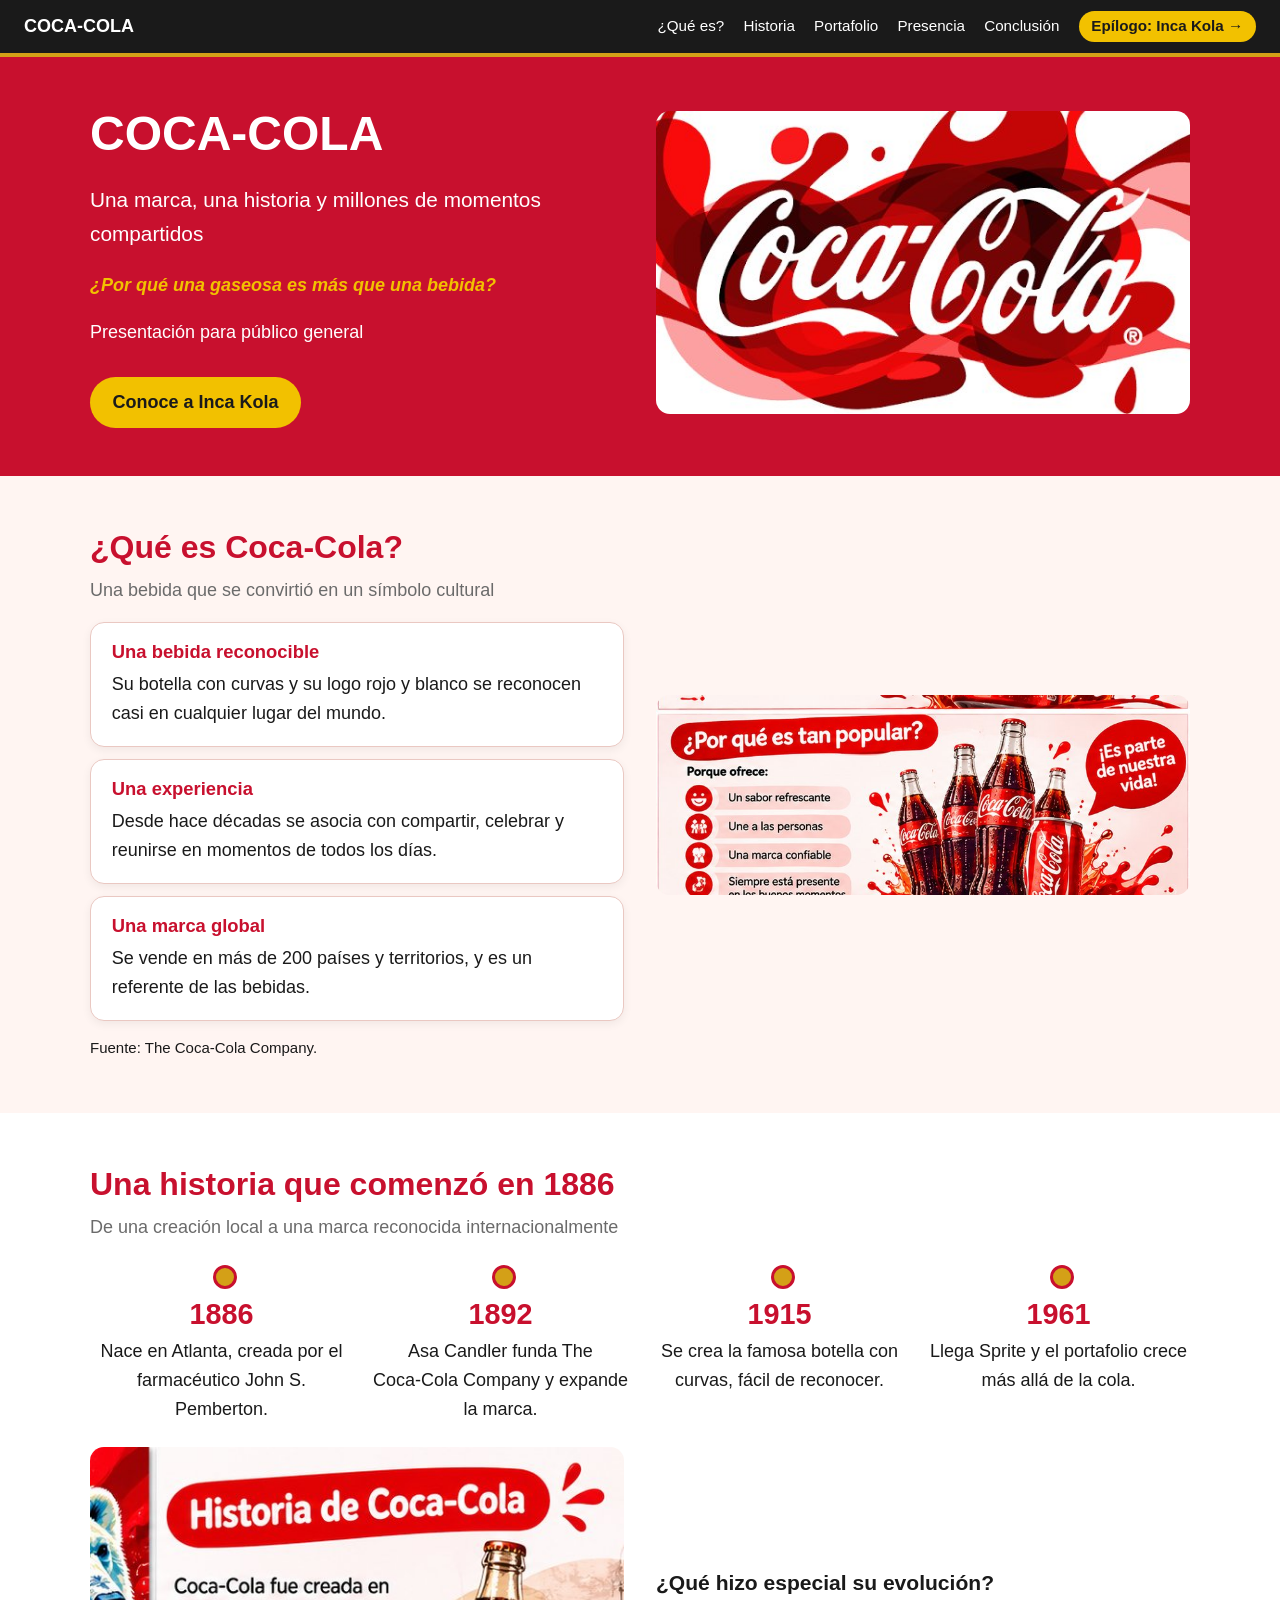
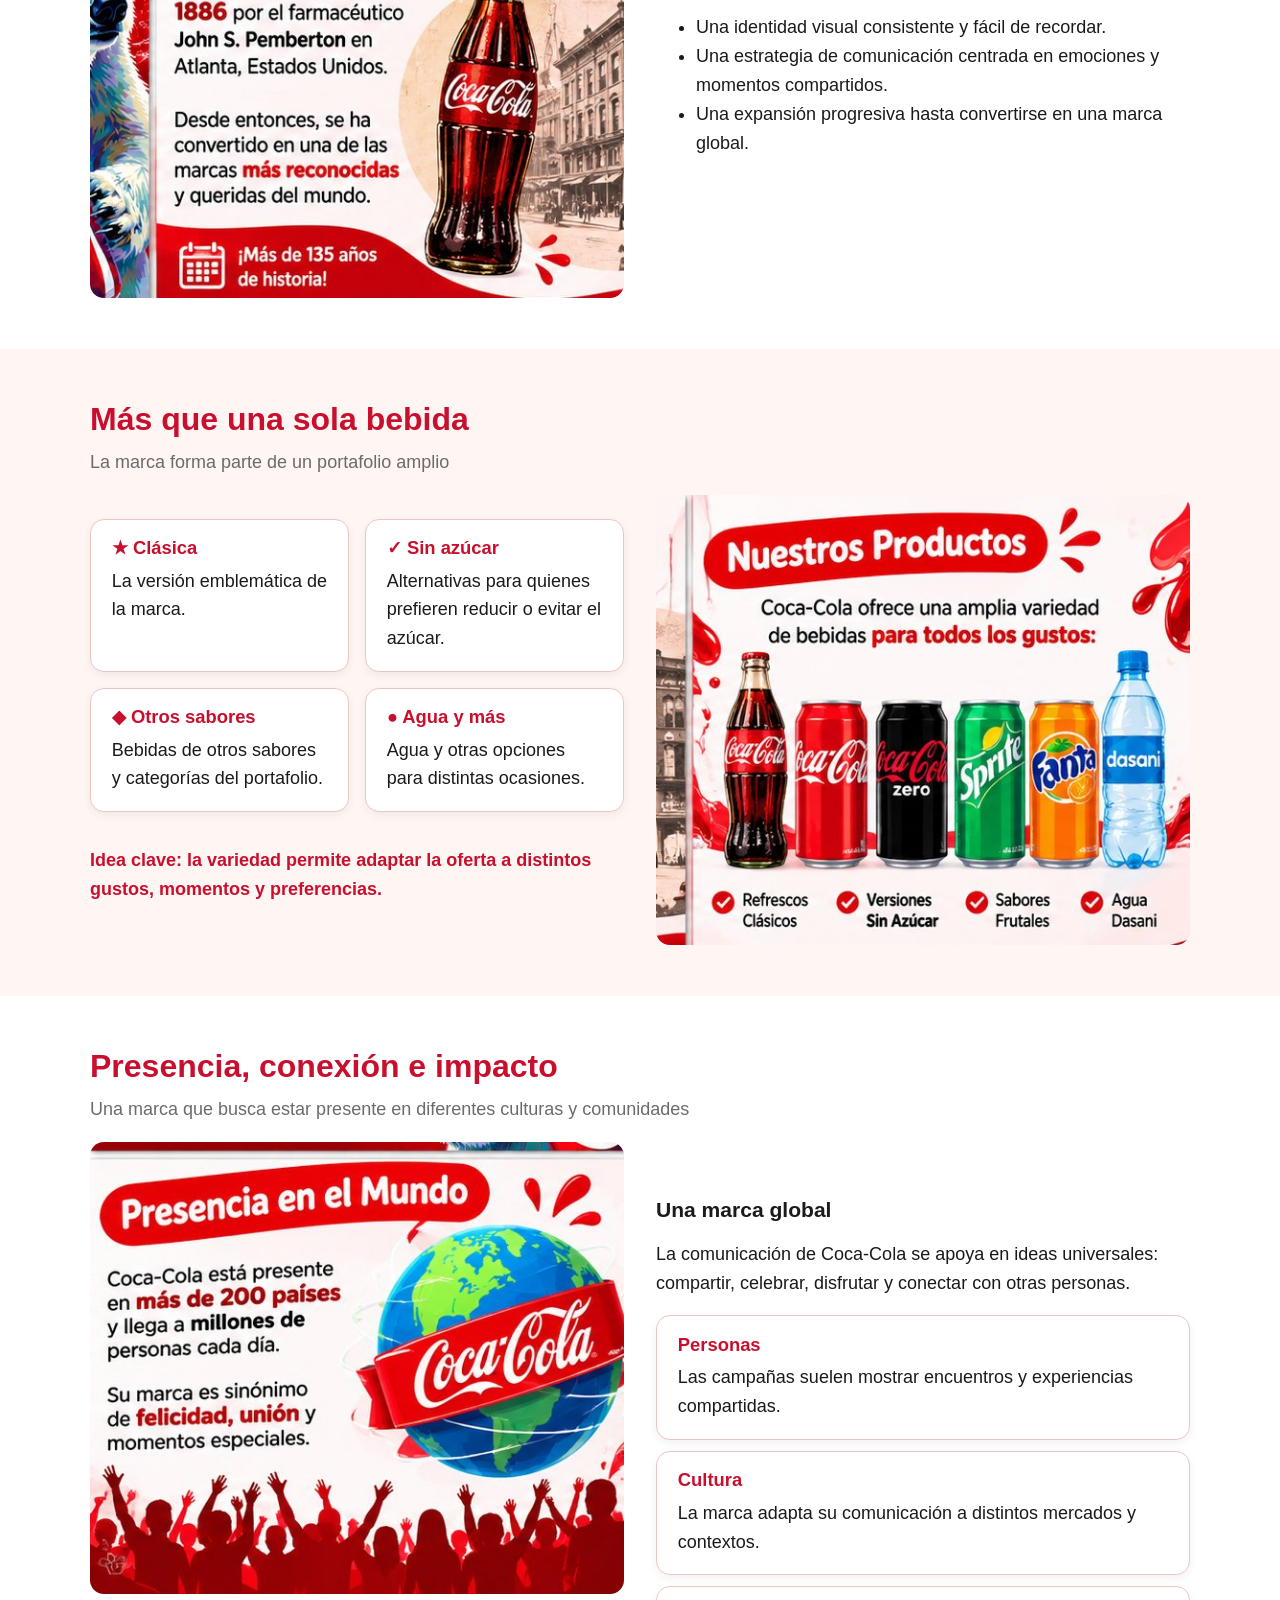
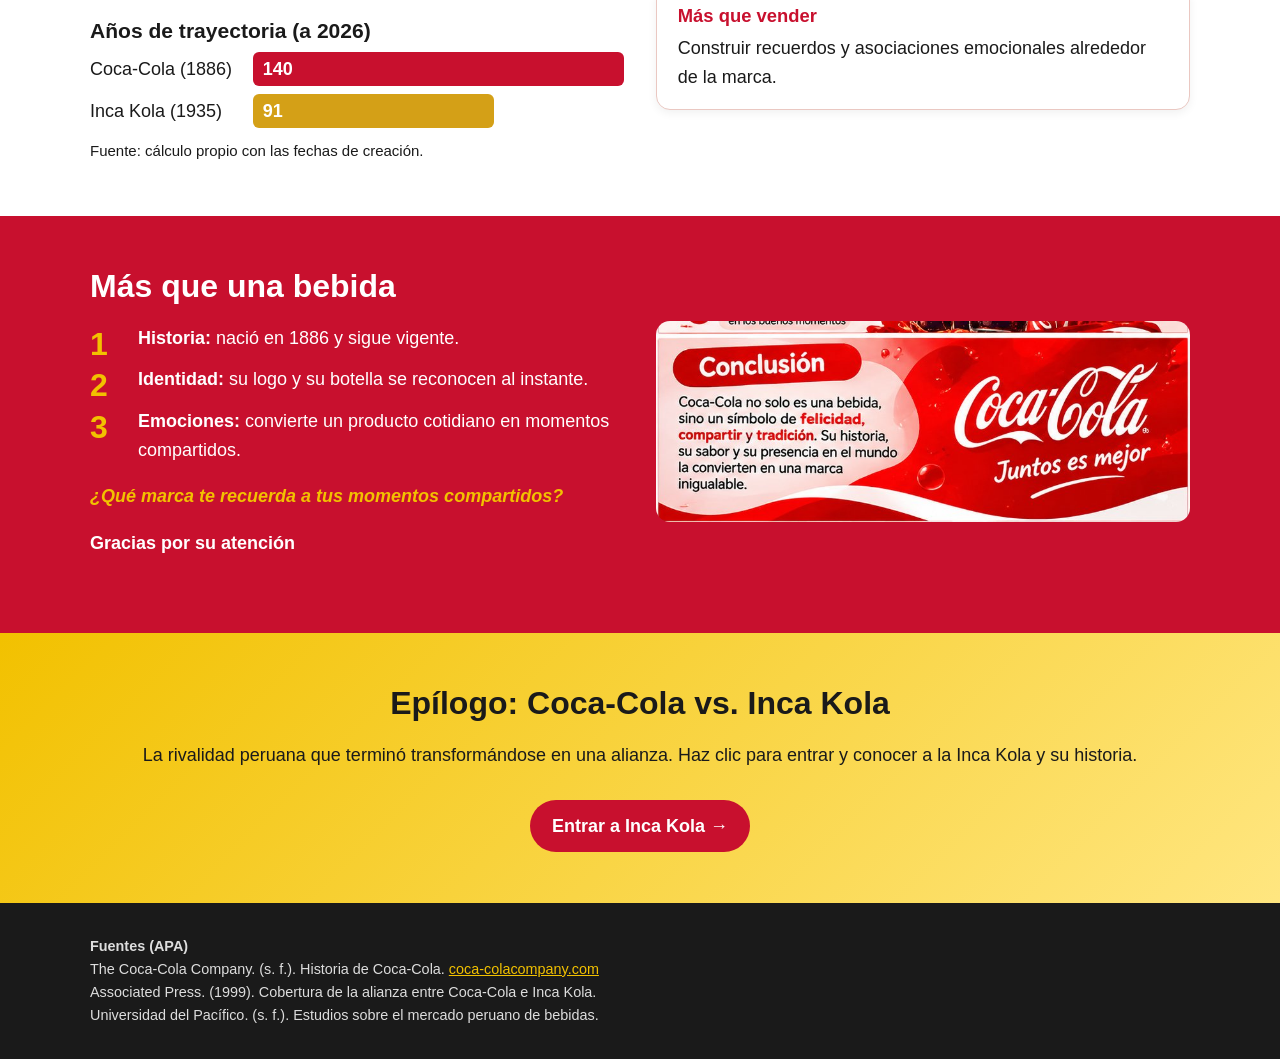
<file: index.html>
<!DOCTYPE html>
<html lang="es"><head><meta charset="utf-8"><meta name="viewport" content="width=device-width,initial-scale=1">
<title>Coca‑Cola: una marca, una historia y millones de momentos</title>
<link rel="stylesheet" href="css/style.css"></head><body>
<nav><b>COCA‑COLA</b><a href="#que-es">¿Qué es?</a><a href="#historia">Historia</a><a href="#portafolio">Portafolio</a><a href="#presencia">Presencia</a><a href="#conclusion">Conclusión</a><a class="inca" href="inca-kola.html">Epílogo: Inca Kola →</a></nav>
<header class="hero"><div class="wrap"><div>
<h1>COCA‑COLA</h1><p style="font-size:1.3rem">Una marca, una historia y millones de momentos compartidos</p>
<p class="q">¿Por qué una gaseosa es más que una bebida?</p>
<p>Presentación para público general</p><a class="btn" href="inca-kola.html">Conoce a Inca Kola</a></div>
<div><img src="assets/logo.jpg" alt="Logo de Coca‑Cola"></div></div></header>

<section id="que-es"><div class="wrap two"><div>
<h2>¿Qué es Coca‑Cola?</h2><p class="sub">Una bebida que se convirtió en un símbolo cultural</p>
<div class="card" style="margin:.8rem 0"><h3>Una bebida reconocible</h3><p>Su botella con curvas y su logo rojo y blanco se reconocen casi en cualquier lugar del mundo.</p></div>
<div class="card" style="margin:.8rem 0"><h3>Una experiencia</h3><p>Desde hace décadas se asocia con compartir, celebrar y reunirse en momentos de todos los días.</p></div>
<div class="card" style="margin:.8rem 0"><h3>Una marca global</h3><p>Se vende en más de 200 países y territorios, y es un referente de las bebidas.</p></div>
<small>Fuente: The Coca‑Cola Company.</small></div>
<img src="assets/popular.jpg" alt="Botellas de Coca‑Cola y la pregunta por qué es tan popular"></div></section>

<section id="historia" style="background:#fff"><div class="wrap">
<h2>Una historia que comenzó en 1886</h2><p class="sub">De una creación local a una marca reconocida internacionalmente</p>
<div class="tl"><div><b>1886</b>Nace en Atlanta, creada por el farmacéutico John S. Pemberton.</div><div><b>1892</b>Asa Candler funda The Coca‑Cola Company y expande la marca.</div><div><b>1915</b>Se crea la famosa botella con curvas, fácil de reconocer.</div><div><b>1961</b>Llega Sprite y el portafolio crece más allá de la cola.</div></div>
<div class="two"><img src="assets/historia.jpg" alt="Infografía con la historia de Coca‑Cola"><div><h3>¿Qué hizo especial su evolución?</h3><ul><li>Una identidad visual consistente y fácil de recordar.</li><li>Una estrategia de comunicación centrada en emociones y momentos compartidos.</li><li>Una expansión progresiva hasta convertirse en una marca global.</li></ul></div></div></div></section>

<section id="portafolio"><div class="wrap">
<h2>Más que una sola bebida</h2><p class="sub">La marca forma parte de un portafolio amplio</p>
<div class="two"><div class="grid" style="grid-template-columns:1fr 1fr">
<div class="card"><h3>★ Clásica</h3><p>La versión emblemática de la marca.</p></div>
<div class="card"><h3>✓ Sin azúcar</h3><p>Alternativas para quienes prefieren reducir o evitar el azúcar.</p></div>
<div class="card"><h3>◆ Otros sabores</h3><p>Bebidas de otros sabores y categorías del portafolio.</p></div>
<div class="card"><h3>● Agua y más</h3><p>Agua y otras opciones para distintas ocasiones.</p></div>
<p style="grid-column:1/-1;color:var(--red);font-weight:700">Idea clave: la variedad permite adaptar la oferta a distintos gustos, momentos y preferencias.</p></div>
<img src="assets/productos.jpg" alt="Productos de Coca‑Cola: clásica, sin azúcar, sabores y agua"></div></div></section>

<section id="presencia" style="background:#fff"><div class="wrap">
<h2>Presencia, conexión e impacto</h2><p class="sub">Una marca que busca estar presente en diferentes culturas y comunidades</p>
<div class="two"><div><img src="assets/mundo.jpg" alt="Coca‑Cola presente en más de 200 países">
<h3 style="margin-top:1rem">Años de trayectoria (a 2026)</h3>
<div class="bars"><div class="row"><span>Coca‑Cola (1886)</span><div class="bar" style="width:100%">140</div></div><div class="row"><span>Inca Kola (1935)</span><div class="bar g" style="width:65%">91</div></div></div>
<small>Fuente: cálculo propio con las fechas de creación.</small></div>
<div><h3>Una marca global</h3><p>La comunicación de Coca‑Cola se apoya en ideas universales: compartir, celebrar, disfrutar y conectar con otras personas.</p>
<div class="card" style="margin:.7rem 0"><h3>Personas</h3><p>Las campañas suelen mostrar encuentros y experiencias compartidas.</p></div>
<div class="card" style="margin:.7rem 0"><h3>Cultura</h3><p>La marca adapta su comunicación a distintos mercados y contextos.</p></div>
<div class="card"><h3>Más que vender</h3><p>Construir recuerdos y asociaciones emocionales alrededor de la marca.</p></div></div></div></div></section>

<section id="conclusion" class="dark"><div class="wrap two"><div>
<h2>Más que una bebida</h2><ol class="ideas"><li><b>Historia:</b> nació en 1886 y sigue vigente.</li><li><b>Identidad:</b> su logo y su botella se reconocen al instante.</li><li><b>Emociones:</b> convierte un producto cotidiano en momentos compartidos.</li></ol>
<p style="color:var(--yel);font-weight:700;font-style:italic">¿Qué marca te recuerda a tus momentos compartidos?</p><p><b>Gracias por su atención</b></p></div>
<img src="assets/conclusion.jpg" alt="Conclusión sobre Coca‑Cola"></div></section>

<section class="entry"><div class="wrap"><h2>Epílogo: Coca‑Cola vs. Inca Kola</h2>
<p>La rivalidad peruana que terminó transformándose en una alianza. Haz clic para entrar y conocer a la Inca Kola y su historia.</p>
<a class="btn" style="background:var(--red);color:#fff" href="inca-kola.html">Entrar a Inca Kola →</a></div></section>
<footer><div class="wrap"><b>Fuentes (APA)</b><br>The Coca‑Cola Company. (s. f.). Historia de Coca‑Cola. <a href="https://www.coca-colacompany.com">coca-colacompany.com</a><br>Associated Press. (1999). Cobertura de la alianza entre Coca‑Cola e Inca Kola.<br>Universidad del Pacífico. (s. f.). Estudios sobre el mercado peruano de bebidas.</div></footer>
</body></html>
</file>
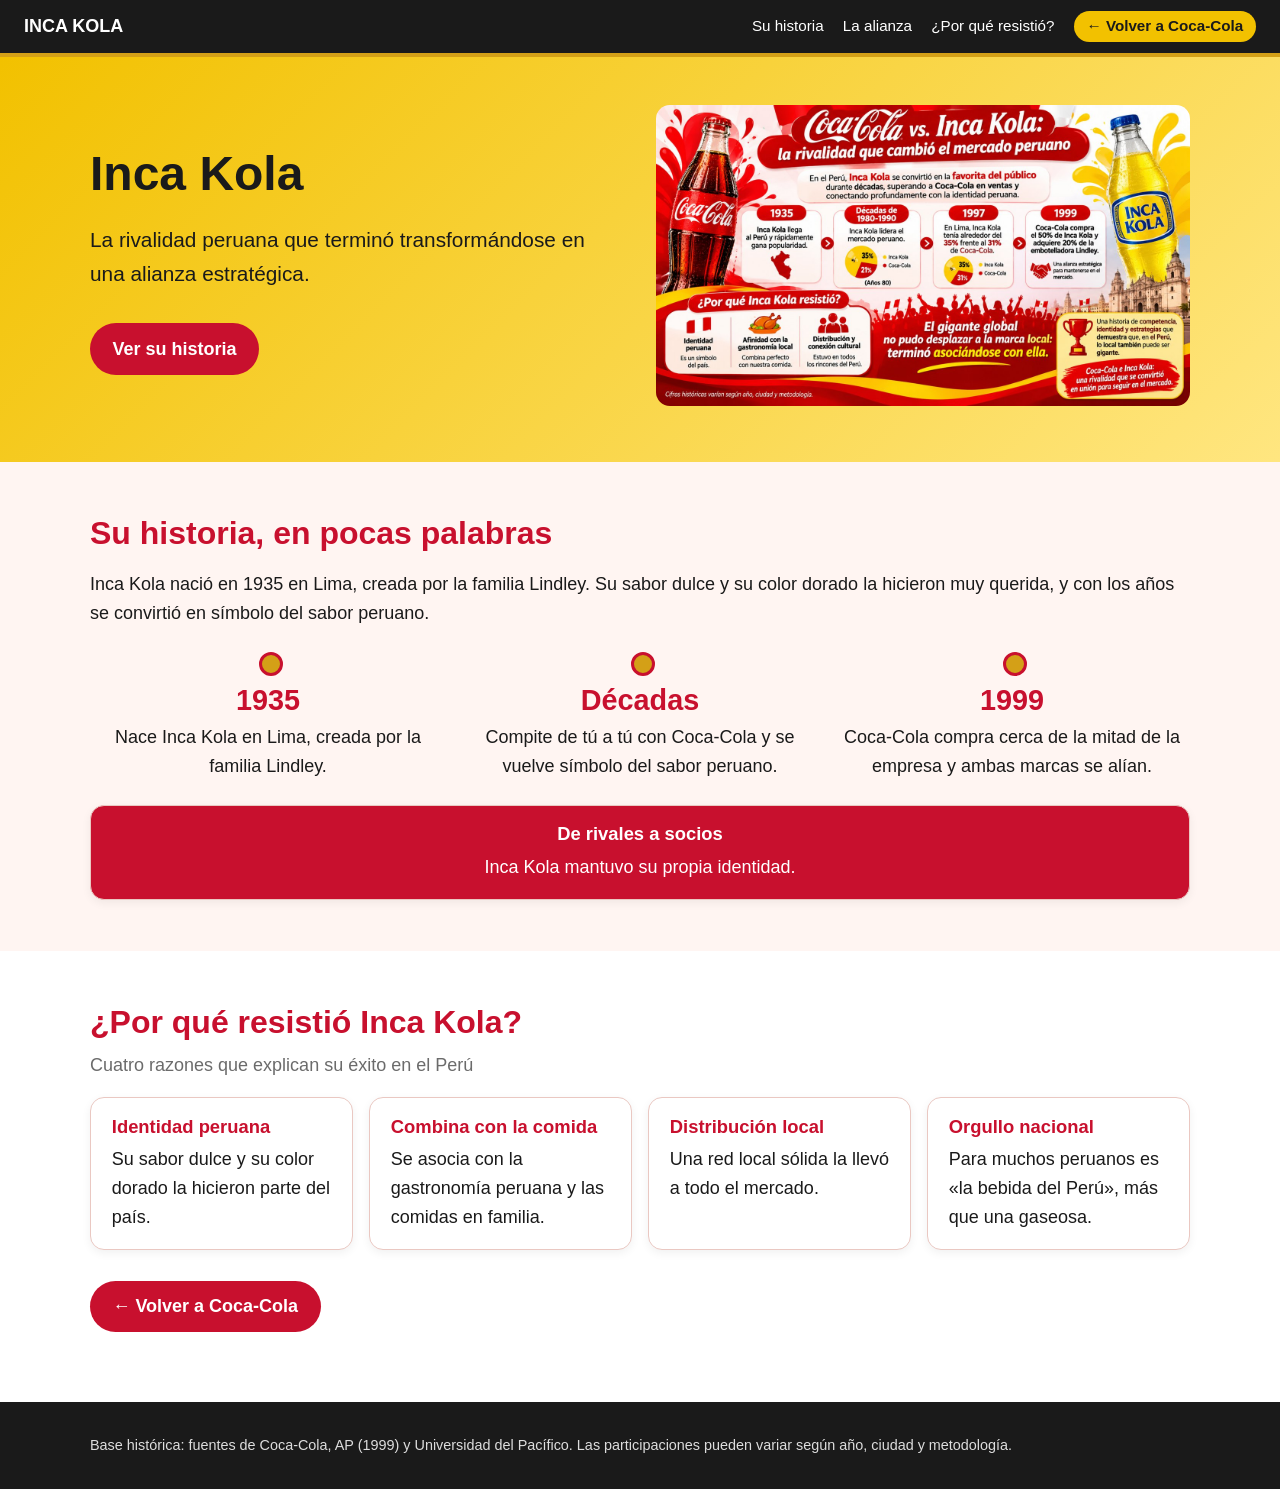
<file: inca-kola.html>
<!DOCTYPE html>
<html lang="es" class="inca"><head><meta charset="utf-8"><meta name="viewport" content="width=device-width,initial-scale=1">
<title>Inca Kola: la bebida del Perú</title><link rel="stylesheet" href="css/style.css"></head><body class="inca">
<nav><b>INCA KOLA</b><a href="#historia">Su historia</a><a href="#alianza">La alianza</a><a href="#razones">¿Por qué resistió?</a><a class="inca" href="index.html">← Volver a Coca‑Cola</a></nav>
<header class="hero"><div class="wrap"><div><h1>Inca Kola</h1><p style="font-size:1.3rem">La rivalidad peruana que terminó transformándose en una alianza estratégica.</p><a class="btn" style="background:var(--red);color:#fff" href="#historia">Ver su historia</a></div>
<div><img src="assets/inca-kola.jpg" alt="Infografía: Coca‑Cola vs. Inca Kola, la rivalidad que cambió el mercado peruano"></div></div></header>
<section id="historia"><div class="wrap"><h2>Su historia, en pocas palabras</h2>
<p>Inca Kola nació en 1935 en Lima, creada por la familia Lindley. Su sabor dulce y su color dorado la hicieron muy querida, y con los años se convirtió en símbolo del sabor peruano.</p>
<div class="tl"><div><b>1935</b>Nace Inca Kola en Lima, creada por la familia Lindley.</div><div><b>Décadas</b>Compite de tú a tú con Coca‑Cola y se vuelve símbolo del sabor peruano.</div><div id="alianza"><b>1999</b>Coca‑Cola compra cerca de la mitad de la empresa y ambas marcas se alían.</div></div>
<div class="card" style="background:var(--red);color:#fff;text-align:center"><h3 style="color:#fff">De rivales a socios</h3><p>Inca Kola mantuvo su propia identidad.</p></div></div></section>
<section id="razones" style="background:#fff"><div class="wrap"><h2>¿Por qué resistió Inca Kola?</h2><p class="sub">Cuatro razones que explican su éxito en el Perú</p>
<div class="grid"><div class="card"><h3>Identidad peruana</h3><p>Su sabor dulce y su color dorado la hicieron parte del país.</p></div><div class="card"><h3>Combina con la comida</h3><p>Se asocia con la gastronomía peruana y las comidas en familia.</p></div><div class="card"><h3>Distribución local</h3><p>Una red local sólida la llevó a todo el mercado.</p></div><div class="card"><h3>Orgullo nacional</h3><p>Para muchos peruanos es «la bebida del Perú», más que una gaseosa.</p></div></div>
<p><a class="btn" style="background:var(--red);color:#fff" href="index.html">← Volver a Coca‑Cola</a></p></div></section>
<footer><div class="wrap">Base histórica: fuentes de Coca‑Cola, AP (1999) y Universidad del Pacífico. Las participaciones pueden variar según año, ciudad y metodología.</div></footer></body></html>
</file>
<file: css/style.css>
:root{--red:#C8102E;--dark:#1A1A1A;--gold:#D4A017;--yel:#F2C100;--cream:#FFF5F2;--gray:#6B6B6B}
*{box-sizing:border-box}html{scroll-behavior:smooth}
body{margin:0;font-family:Calibri,'Segoe UI',Arial,sans-serif;color:var(--dark);background:var(--cream);line-height:1.6;font-size:18px}
h1,h2,h3{font-family:'Trebuchet MS',Arial,sans-serif;margin:0 0 .4em;line-height:1.2}
h2{font-size:2rem;color:var(--red)}
nav{position:sticky;top:0;z-index:10;background:var(--dark);border-bottom:4px solid var(--gold);display:flex;flex-wrap:wrap;gap:.2rem 1.2rem;padding:.7rem 1.5rem;align-items:center}
nav b{color:#fff;margin-right:auto;font-family:'Trebuchet MS',Arial}
nav a{color:#fff;text-decoration:none;font-size:.95rem}nav a:hover{color:var(--yel)}
nav a.inca{background:var(--yel);color:var(--dark);padding:.2rem .8rem;border-radius:20px;font-weight:700}
.hero{background:var(--red);color:#fff;padding:3rem 1.5rem}
.wrap{max-width:1100px;margin:auto}
.hero .wrap{display:grid;grid-template-columns:1fr 1fr;gap:2rem;align-items:center}
.hero img{width:100%;border-radius:14px}
.hero h1{font-size:3rem}.hero .q{color:var(--yel);font-style:italic;font-weight:700}
.btn{display:inline-block;background:var(--yel);color:var(--dark);padding:.7rem 1.4rem;border-radius:30px;font-weight:700;text-decoration:none;margin-top:.8rem}
.btn:hover{background:#fff}
section{padding:3.2rem 1.5rem}.sub{color:var(--gray);margin-top:-.2rem}
.two{display:grid;grid-template-columns:1fr 1fr;gap:2rem;align-items:center}
.two img{width:100%;border-radius:14px}
.card{background:#fff;border:1px solid #EAC8C2;border-radius:14px;padding:1.1rem 1.3rem;box-shadow:0 3px 10px rgba(0,0,0,.06)}
.card h3{color:var(--red);font-size:1.15rem}.card p{margin:0}
.grid{display:grid;grid-template-columns:repeat(auto-fit,minmax(220px,1fr));gap:1rem}
.tl{display:grid;grid-template-columns:repeat(auto-fit,minmax(200px,1fr));gap:1rem;margin:1.5rem 0;position:relative}
.tl div{text-align:center;padding-top:1.6rem;position:relative}
.tl div:before{content:"";position:absolute;top:0;left:50%;width:18px;height:18px;margin-left:-9px;background:var(--gold);border:3px solid var(--red);border-radius:50%}
.tl b{display:block;font-size:1.8rem;color:var(--red);font-family:'Trebuchet MS',Arial}
.bars .row{display:grid;grid-template-columns:150px 1fr;gap:.8rem;align-items:center;margin:.5rem 0}
.bar{height:34px;border-radius:6px;color:#fff;font-weight:700;padding:3px 10px;background:var(--red)}
.bar.g{background:var(--gold)}
.dark{background:var(--red);color:#fff}.dark h2{color:#fff}
.ideas{counter-reset:i;list-style:none;padding:0}
.ideas li{counter-increment:i;margin:.8rem 0;padding-left:3rem;position:relative}
.ideas li:before{content:counter(i);position:absolute;left:0;top:-.3rem;font-size:2rem;font-weight:700;color:var(--yel)}
.entry{background:linear-gradient(135deg,var(--yel),#FFE680);text-align:center;border-top:6px solid var(--red)}
.entry h2{color:var(--dark)}
footer{background:var(--dark);color:#ddd;padding:2rem 1.5rem;font-size:.9rem}footer a{color:var(--yel)}
.inca .hero{background:linear-gradient(135deg,var(--yel),#FFE680);color:var(--dark)}
.inca h2{color:var(--red)}
@media(max-width:760px){.hero .wrap,.two{grid-template-columns:1fr}.hero h1{font-size:2.2rem}.bars .row{grid-template-columns:1fr}}
</file>
